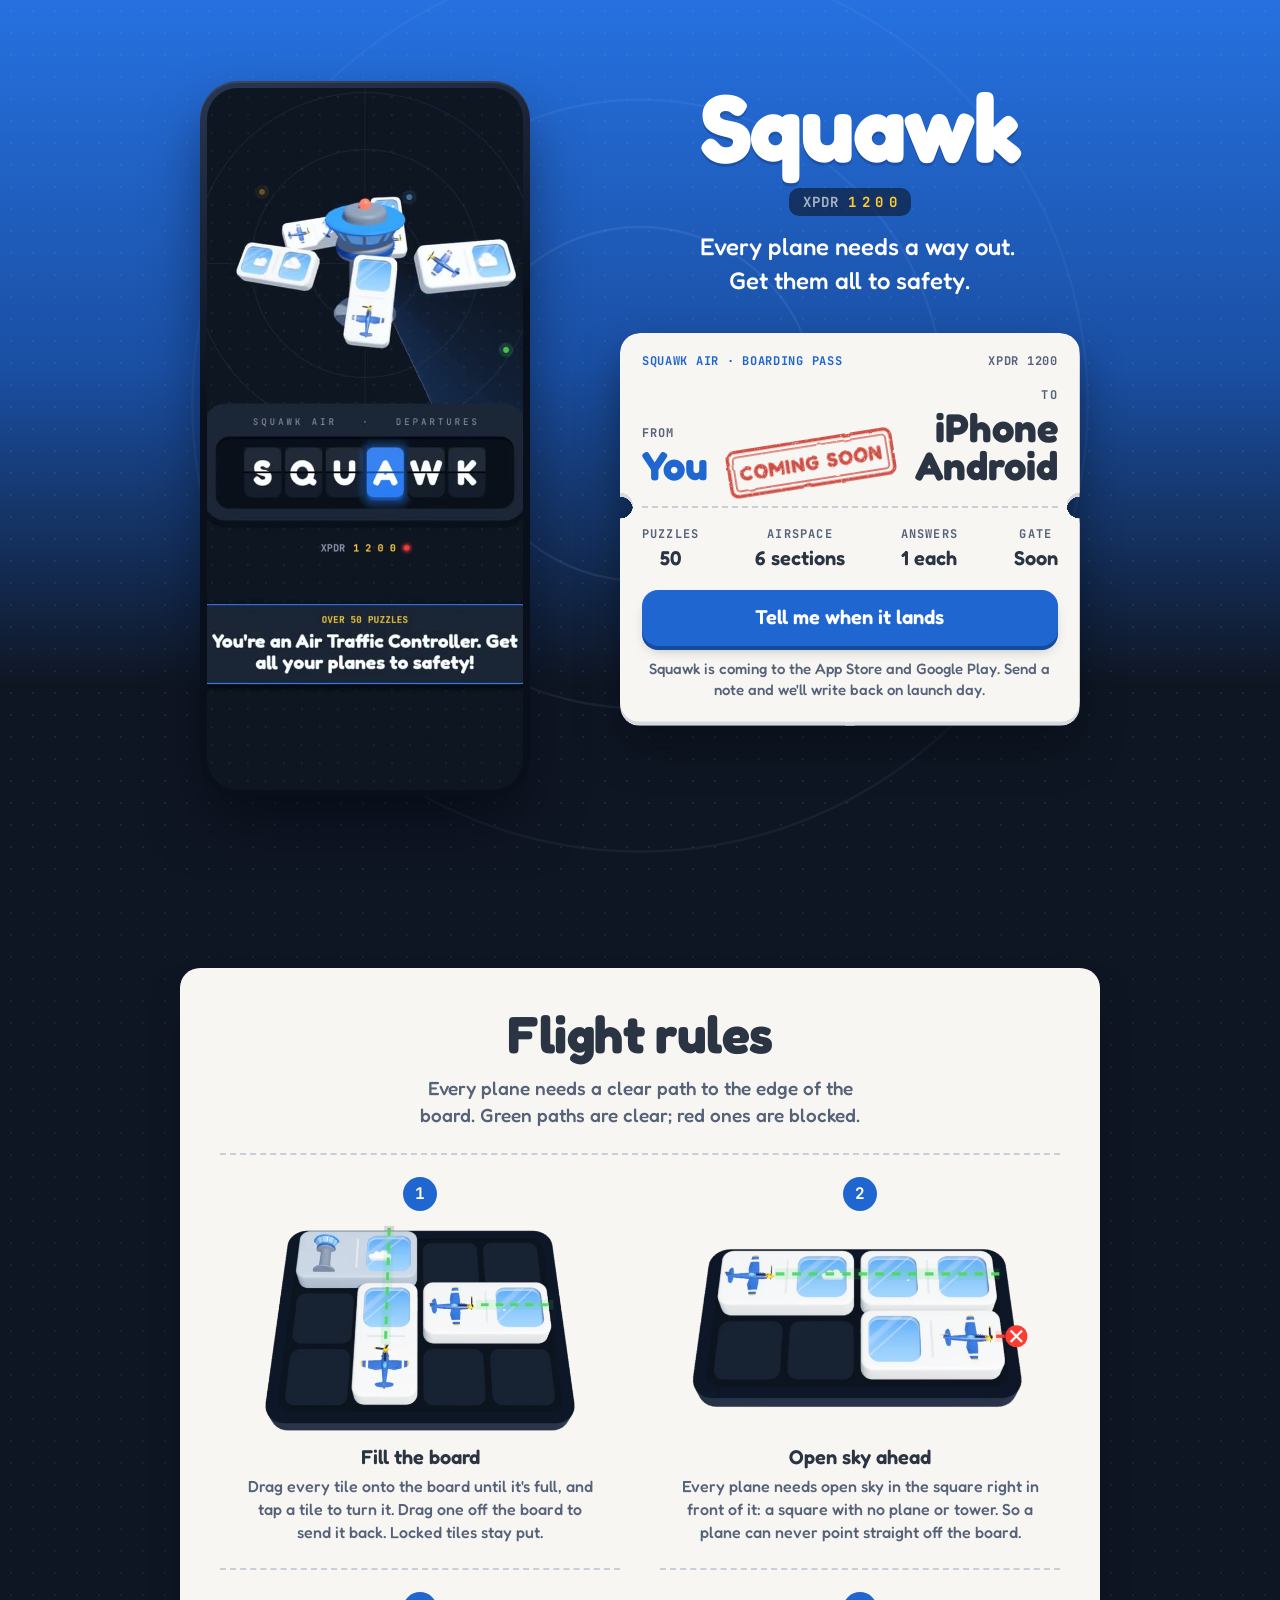
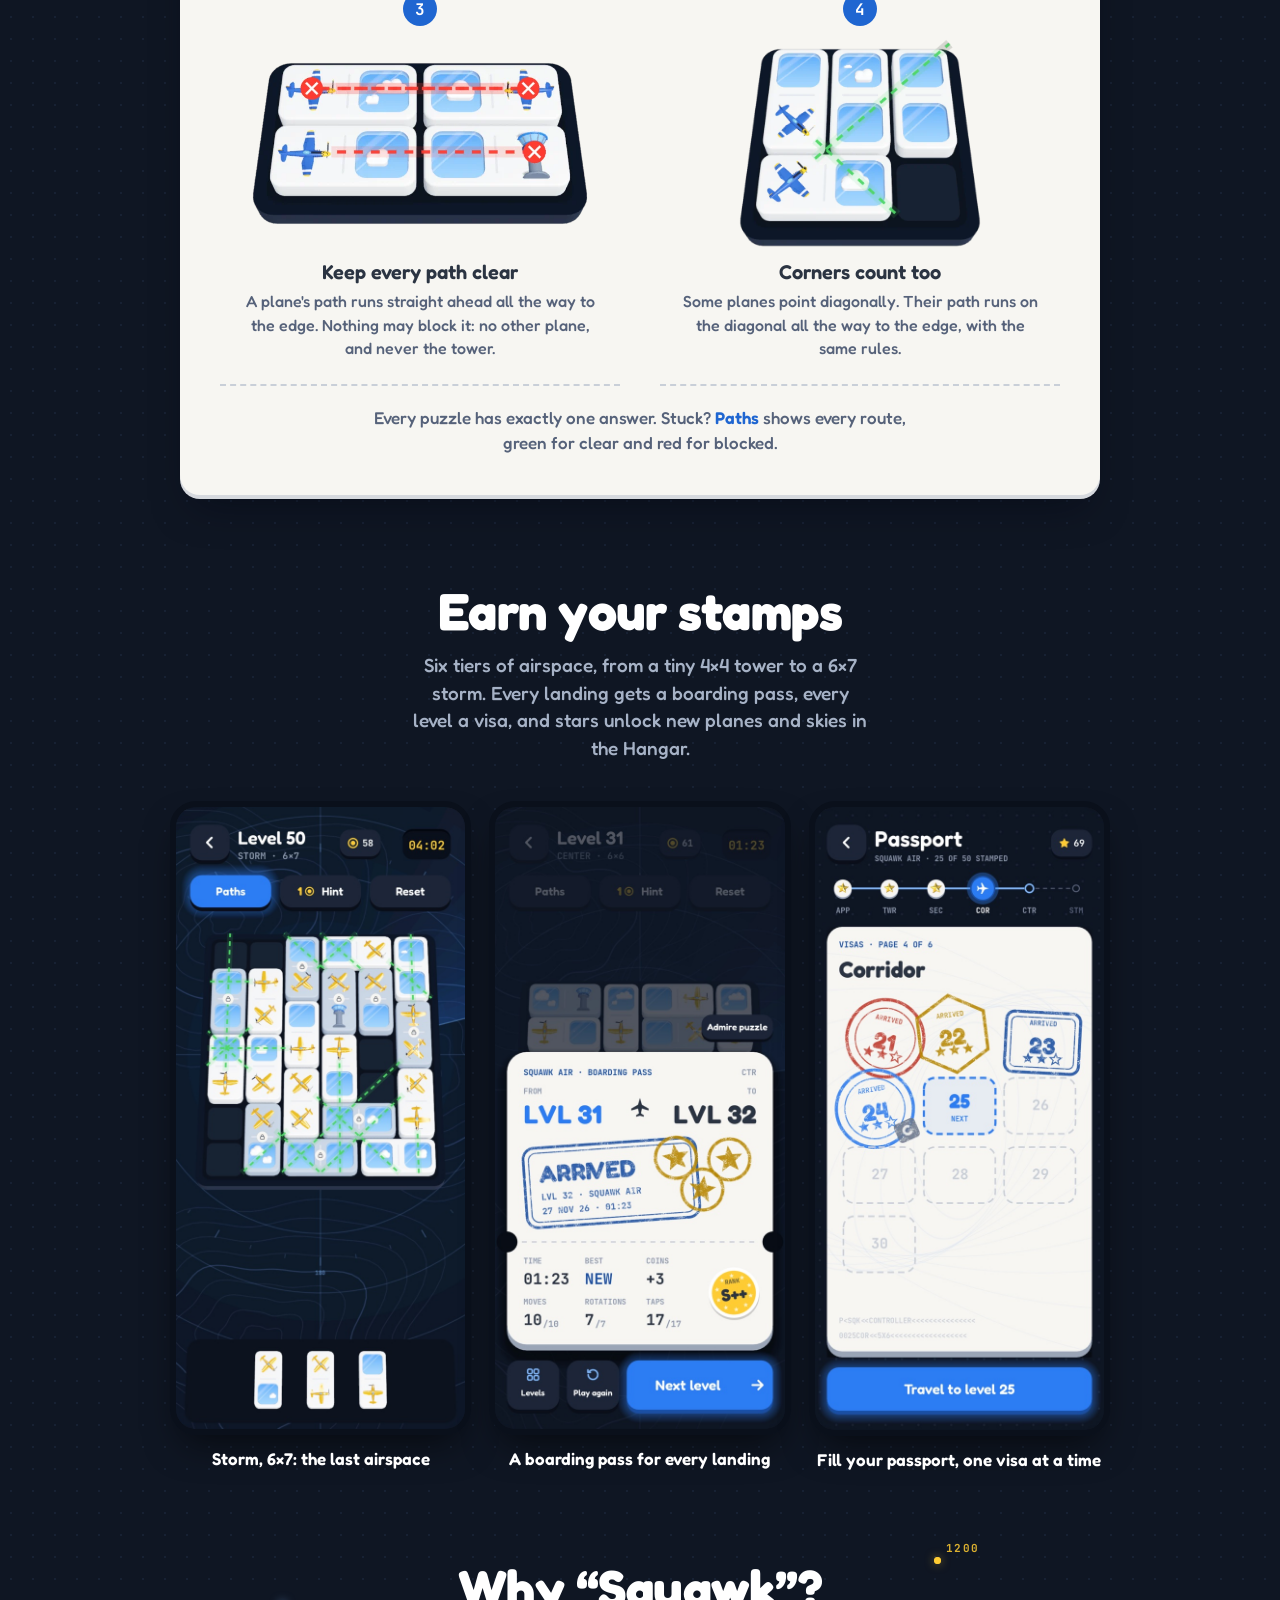
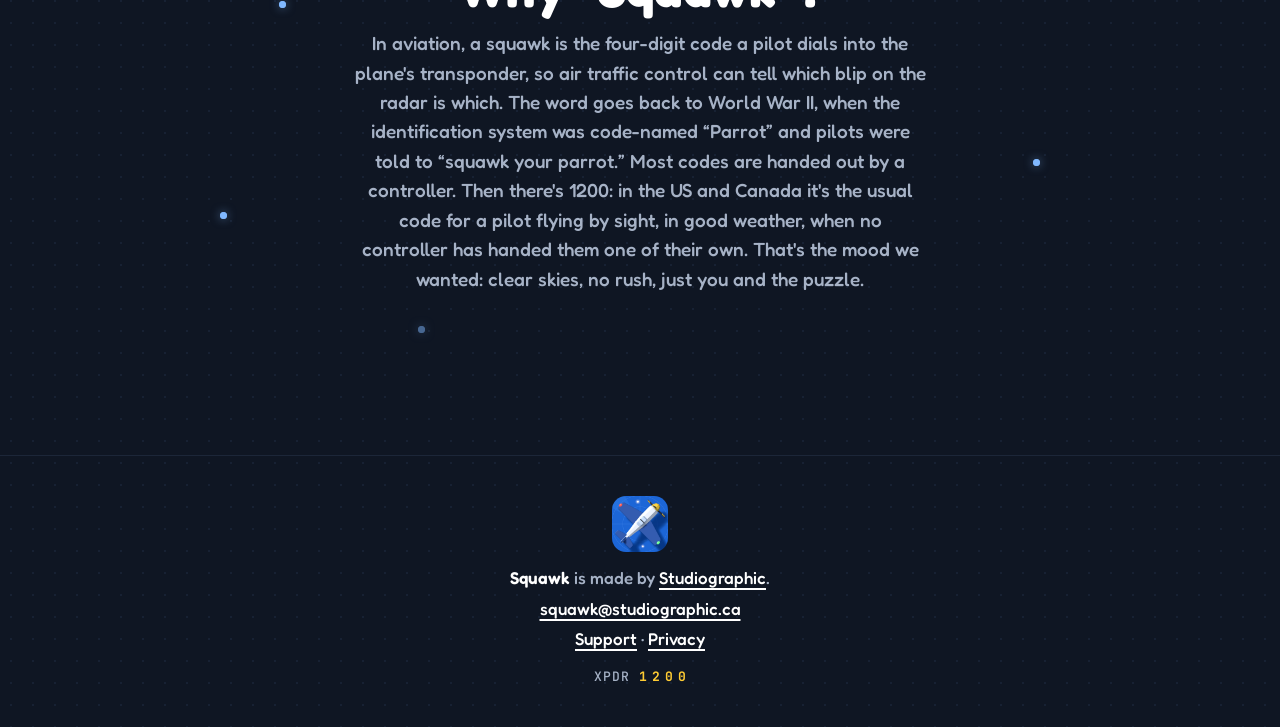
<file: index.html>
<!doctype html>
<html lang="en">
<head>
<meta charset="utf-8">
<meta name="viewport" content="width=device-width, initial-scale=1, viewport-fit=cover">
<title>Squawk · A calm logic puzzle about air traffic</title>
<meta name="description" content="You're the air traffic controller. Fit domino tiles onto the board so every plane has a clear path to the edge. 50 puzzles, each with exactly one answer. Coming soon to iPhone and Android.">
<meta name="theme-color" content="#2671e0">
<meta property="og:title" content="Squawk · Clear the skies">
<meta property="og:description" content="A calm logic puzzle about air traffic. Coming soon to iPhone and Android.">
<meta property="og:image" content="https://squawk.studiographic.ca/media/og.jpg">
<meta property="og:url" content="https://squawk.studiographic.ca/">
<meta name="twitter:card" content="summary_large_image">
<link rel="icon" type="image/png" href="media/favicon.png">
<link rel="apple-touch-icon" href="media/apple-touch-icon.png">
<link rel="preload" href="fonts/Fredoka.ttf" as="font" type="font/ttf" crossorigin>
<link rel="stylesheet" href="style.css?v=19">
<script src="app.js" defer></script>
<!-- Google Analytics (one property for studiographic.ca and its subdomains) -->
<script async src="https://www.googletagmanager.com/gtag/js?id=G-8T5HVX3NTQ"></script>
<script>
  window.dataLayer = window.dataLayer || [];
  function gtag(){dataLayer.push(arguments);}
  gtag('js', new Date());
  gtag('config', 'G-8T5HVX3NTQ');
</script>
</head>
<body>
<svg width="0" height="0" style="position:absolute" aria-hidden="true">
  <symbol id="plane" viewBox="0 0 24 24"><path d="M12 1.6c.9 0 1.4.9 1.4 2.2v5.1l8 4.6v2.2l-8-2.4v4.9l2.4 1.8v1.8L12 21l-3.8.8V20l2.4-1.8v-4.9l-8 2.4v-2.2l8-4.6V3.8c0-1.3.5-2.2 1.4-2.2z"/></symbol>
</svg>

<main>
  <section class="hero" aria-labelledby="title">
    <div class="hero-copy">
      <h1 id="title">Squawk</h1>
      <p class="xpdr" aria-label="Transponder 1200"><span class="xpdr-k">XPDR</span><span class="xpdr-code">1200</span></p>
      <p class="lede"><span class="nw">Every plane needs a way out.</span> <span class="nw">Get them all to safety.</span></p>
    </div>

    <figure class="phone">
      <video class="phone-screen" src="media/preview.mp4?v=3" poster="media/poster.jpg?v=3" width="592" height="1284" autoplay muted loop playsinline preload="metadata" aria-label="Squawk being played: tiles dragged onto the board until every plane has a clear path"></video>
    </figure>

    <div class="ticket-wrap" data-impeccable-ignore="hard-offset-shadow">
    <article class="ticket" aria-labelledby="ticket-title">
      <header class="ticket-head">
        <h2 id="ticket-title">Squawk Air · Boarding pass</h2>
        <span>XPDR 1200</span>
      </header>

      <div class="route">
        <div>
          <span class="k">From</span>
          <b class="city">You</b>
        </div>
        <div class="route-mid">
          <svg class="route-plane" aria-hidden="true"><use href="#plane"/></svg>
          <p class="stamp" aria-hidden="true">
            <svg viewBox="0 0 232 70" width="232" height="70">
              <defs>
                <filter id="ink" x="-5%" y="-10%" width="110%" height="120%">
                  <feTurbulence type="fractalNoise" baseFrequency="0.85" numOctaves="2" seed="4" result="speck"/>
                  <feColorMatrix in="speck" type="matrix" values="0 0 0 0 0  0 0 0 0 0  0 0 0 0 0  0 0 0 -4.5 3.9" result="holes"/>
                  <feTurbulence type="fractalNoise" baseFrequency="0.05" numOctaves="2" seed="9" result="rough"/>
                  <feDisplacementMap in="SourceGraphic" in2="rough" scale="3.5" xChannelSelector="R" yChannelSelector="G" result="wobble"/>
                  <feTurbulence type="fractalNoise" baseFrequency="0.012" numOctaves="1" seed="2" result="pressure"/>
                  <feColorMatrix in="pressure" type="matrix" values="0 0 0 0 0  0 0 0 0 0  0 0 0 0 0  0 0 0 1.2 0.6" result="weight"/>
                  <feComposite in="wobble" in2="holes" operator="in" result="speckled"/>
                  <feComposite in="speckled" in2="weight" operator="in"/>
                </filter>
              </defs>
              <g filter="url(#ink)" fill="none" stroke="#c8352c">
                <rect x="5" y="5" width="222" height="60" rx="9" stroke-width="4.5"/>
                <rect x="12" y="12" width="208" height="46" rx="5" stroke-width="1.8"/>
                <text x="116" y="45" text-anchor="middle" fill="#c8352c" stroke="none" font-family="Fredoka, sans-serif" font-weight="700" font-size="27" letter-spacing="1.5">COMING SOON</text>
              </g>
            </svg>
          </p>
        </div>
        <div class="to">
          <span class="k">To</span>
          <b class="city">iPhone<br>Android</b>
        </div>
      </div>

      <dl class="facts">
        <div><dt>Puzzles</dt><dd>50</dd></div>
        <div><dt>Airspace</dt><dd>6 sections</dd></div>
        <div><dt>Answers</dt><dd>1 each</dd></div>
        <div><dt>Gate</dt><dd>Soon</dd></div>
      </dl>

      <div class="stub">
        <a class="board-btn" data-impeccable-ignore="hard-offset-shadow" href="mailto:squawk@studiographic.ca?subject=Tell%20me%20when%20Squawk%20lands">Tell me when it lands</a>
        <p>Squawk is coming to the App Store and Google Play. Send a note and we'll write back on launch day.</p>
      </div>
    </article>
    </div>
  </section>

  <section class="rules" aria-labelledby="rules-title">
    <div class="rules-card" data-impeccable-ignore="hard-offset-shadow cramped-padding">
    <header class="rules-head">
      <h2 id="rules-title">Flight rules</h2>
    </header>
    <p class="rules-lede">Every plane needs a clear path to the edge of the board. Green paths are clear; red ones are blocked.</p>
    <ol>
      <li>
        <img src="media/howto1.webp?v=2" width="600" height="402" loading="lazy" alt="A small board with three dominoes placed: a locked tower tile, and two planes whose paths run green to the edge">
        <div><h3>Fill the board</h3><p>Drag every tile onto the board until it's full, and tap a tile to turn it. Drag one off the board to send it back. Locked tiles stay put.</p></div>
      </li>
      <li>
        <img src="media/howto2.webp?v=2" width="600" height="290" loading="lazy" alt="One plane with open sky ahead and a green path; another at the board's edge pointing straight off it, marked with a red cross">
        <div><h3>Open sky ahead</h3><p>Every plane needs open sky in the square right in front of it: a square with no plane or tower. So a plane can never point straight off the board.</p></div>
      </li>
      <li>
        <img src="media/howto3.webp?v=2" width="600" height="295" loading="lazy" alt="Two planes facing each other with red paths and crosses, and a plane whose path runs into the tower">
        <div><h3>Keep every path clear</h3><p>A plane's path runs straight ahead all the way to the edge. Nothing may block it: no other plane, and never the tower.</p></div>
      </li>
      <li>
        <img src="media/howto4.webp?v=2" width="600" height="515" loading="lazy" alt="Two planes pointing diagonally, their green paths crossing the board corner to corner">
        <div><h3>Corners count too</h3><p>Some planes point diagonally. Their path runs on the diagonal all the way to the edge, with the same rules.</p></div>
      </li>
    </ol>
    <p class="rules-foot">Every puzzle has exactly one answer. Stuck? <b>Paths</b> shows every route, green for clear and red for blocked.</p>
    </div>
  </section>

  <section class="screens" aria-labelledby="screens-title">
    <h2 id="screens-title">Earn your stamps</h2>
    <p class="screens-lede">Six tiers of airspace, from a tiny 4×4 tower to a 6×7 storm. Every landing gets a boarding pass, every level a visa, and stars unlock new planes and skies in the Hangar.</p>
    <ul>
      <li>
        <img src="media/03_storm.jpg?v=2" width="600" height="1290" loading="lazy" alt="Level 50, Storm, a full 6 by 7 board with every path shown in green">
        <p>Storm, 6×7: the last airspace</p>
      </li>
      <li>
        <img src="media/04_win.jpg?v=2" width="600" height="1290" loading="lazy" alt="A boarding pass stamped Arrived with three gold stars and a rank of S++">
        <p>A boarding pass for every landing</p>
      </li>
      <li>
        <img src="media/05_passport.jpg?v=2" width="600" height="1290" loading="lazy" alt="The passport open at the Corridor page, with visa stamps for the levels flown so far">
        <p>Fill your passport, one visa at a time</p>
      </li>
    </ul>
  </section>
  <section class="why" aria-labelledby="why-title">
    <div class="why-blips" aria-hidden="true">
      <span class="blip" data-impeccable-ignore="dark-glow" style="--x:9%;--y:3%;--xw:14%;--yw:22%;--d:0s"></span>
      <span class="blip blip-gold" data-impeccable-ignore="dark-glow" style="--x:84%;--y:5%;--xw:80%;--yw:12%;--d:1.2s"><span class="blip-tag">1200</span></span>
      <span class="blip" data-impeccable-ignore="dark-glow" style="--x:20%;--y:97%;--xw:8%;--yw:70%;--d:2.1s"></span>
      <span class="blip" data-impeccable-ignore="dark-glow" style="--x:70%;--y:99%;--xw:90%;--yw:58%;--d:0.6s"></span>
      <span class="blip blip-faint" data-impeccable-ignore="dark-glow" style="--x:46%;--y:2%;--xw:28%;--yw:96%;--d:2.8s"></span>
    </div>
    <h2 id="why-title">Why &ldquo;Squawk&rdquo;?</h2>
    <p class="why-text">In aviation, a squawk is the four-digit code a pilot dials into the plane's transponder, so air traffic control can tell which blip on the radar is which. The word goes back to World War&nbsp;II, when the identification system was code-named &ldquo;Parrot&rdquo; and pilots were told to &ldquo;squawk your parrot.&rdquo; Most codes are handed out by a controller. Then there's 1200: in the US and Canada it's the usual code for a pilot flying by sight, in good weather, when no controller has handed them one of their own. That's the mood we wanted: clear skies, no rush, just you and the&nbsp;puzzle.</p>
  </section>
</main>

<footer class="foot">
  <img src="media/icon-192.png" width="56" height="56" alt="">
  <p><b>Squawk</b> is made by <a href="https://studiographic.ca/">Studiographic</a>.</p>
  <p><a href="mailto:squawk@studiographic.ca">squawk@studiographic.ca</a></p>
  <p><a href="support/">Support</a> · <a href="privacy/">Privacy</a></p>
  <p class="foot-xpdr" aria-label="Transponder 1200">XPDR <span>1200</span></p>
</footer>
</body>
</html>
</file>
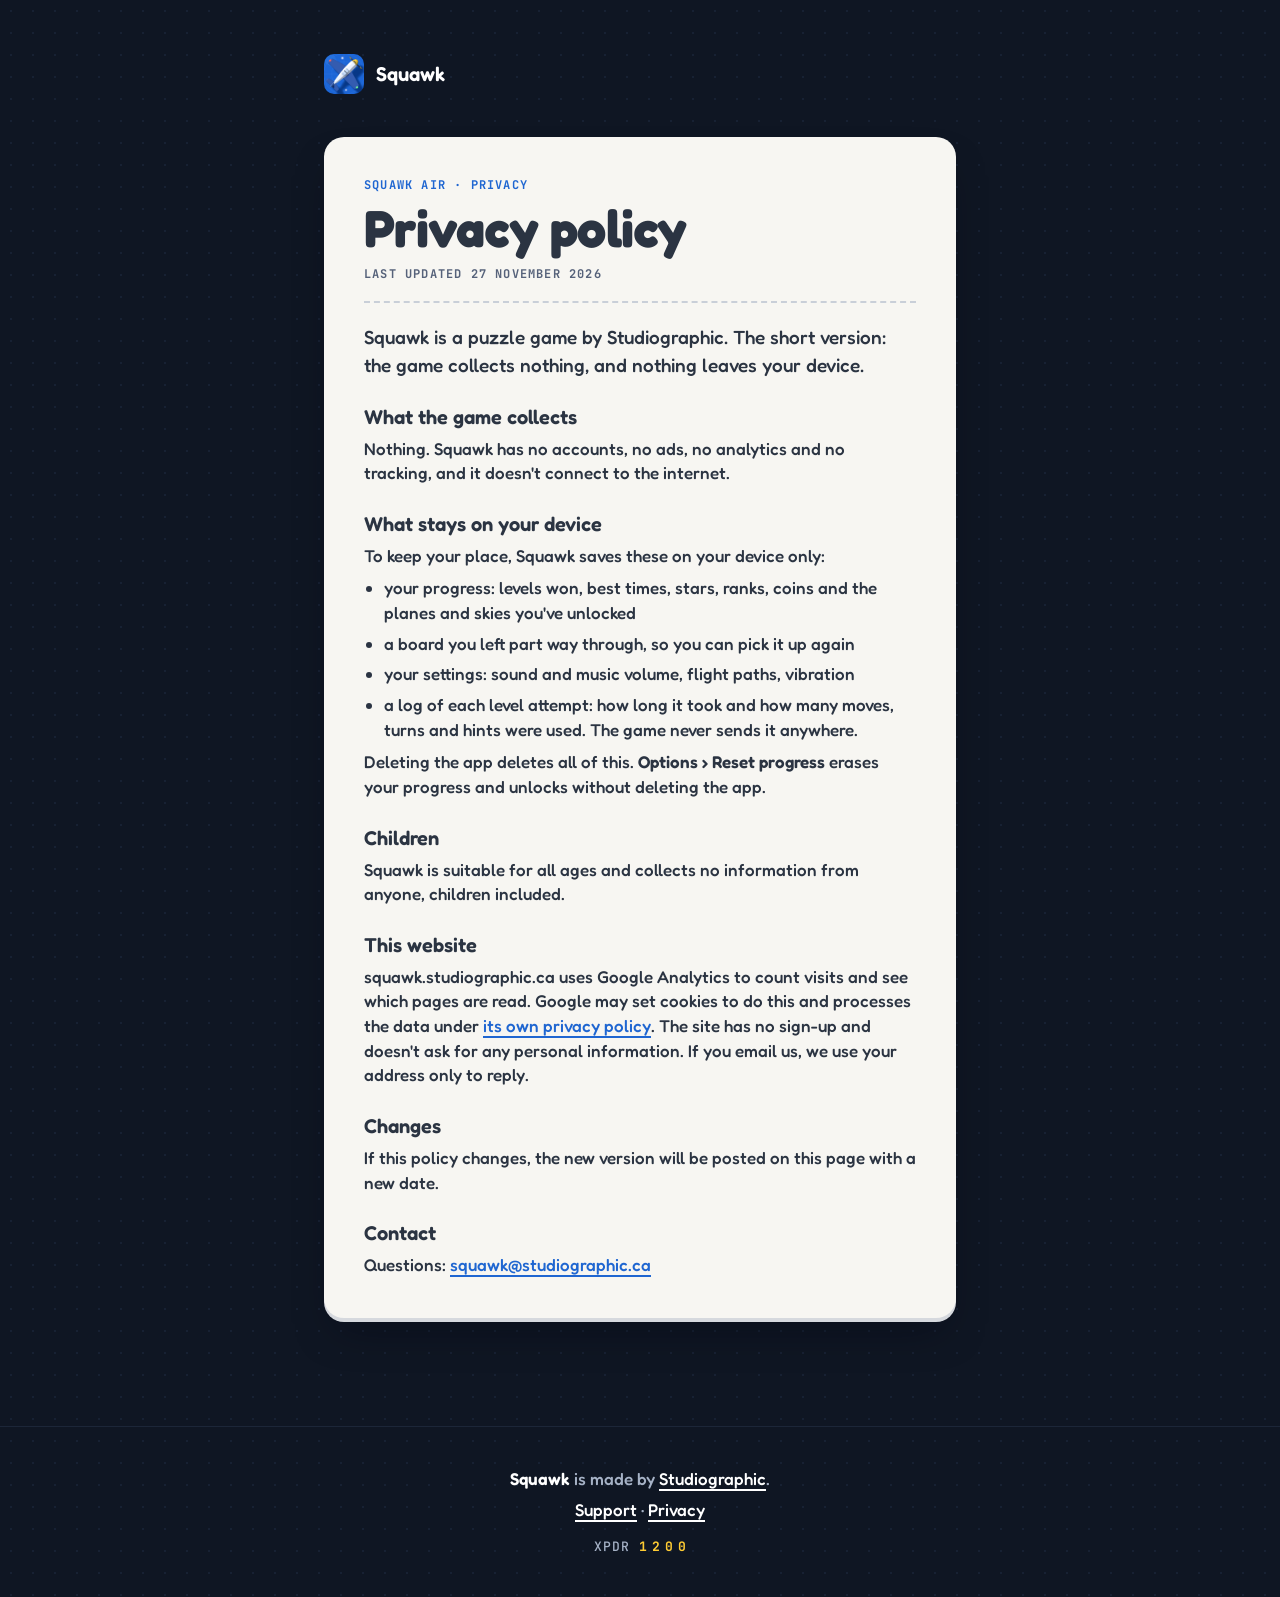
<file: privacy/index.html>
<!doctype html>
<html lang="en">
<head>
<meta charset="utf-8">
<meta name="viewport" content="width=device-width, initial-scale=1, viewport-fit=cover">
<title>Privacy · Squawk</title>
<meta name="description" content="Squawk's privacy policy. The game collects nothing: no accounts, no ads, no analytics, and your progress never leaves your device.">
<meta name="theme-color" content="#0f1623">
<link rel="icon" type="image/png" href="../media/favicon.png">
<link rel="apple-touch-icon" href="../media/apple-touch-icon.png">
<link rel="preload" href="../fonts/Fredoka.ttf" as="font" type="font/ttf" crossorigin>
<link rel="stylesheet" href="../style.css?v=19">
<!-- Google Analytics (one property for studiographic.ca and its subdomains) -->
<script async src="https://www.googletagmanager.com/gtag/js?id=G-8T5HVX3NTQ"></script>
<script>
  window.dataLayer = window.dataLayer || [];
  function gtag(){dataLayer.push(arguments);}
  gtag('js', new Date());
  gtag('config', 'G-8T5HVX3NTQ');
</script>
</head>
<body>
<main class="doc">
  <a class="doc-back" href="../"><img src="../media/icon-192.png" width="40" height="40" alt=""><span>Squawk</span></a>

  <article class="doc-card" aria-labelledby="doc-title">
    <header class="doc-head">
      <p class="doc-kicker">Squawk Air · Privacy</p>
      <h1 id="doc-title">Privacy policy</h1>
      <p class="doc-date">Last updated 27 November 2026</p>
    </header>

    <p class="doc-lede">Squawk is a puzzle game by Studiographic. The short version: the game collects nothing, and nothing leaves your device.</p>

    <section>
      <h2>What the game collects</h2>
      <p>Nothing. Squawk has no accounts, no ads, no analytics and no tracking, and it doesn't connect to the internet.</p>
    </section>

    <section>
      <h2>What stays on your device</h2>
      <p>To keep your place, Squawk saves these on your device only:</p>
      <ul>
        <li>your progress: levels won, best times, stars, ranks, coins and the planes and skies you've unlocked</li>
        <li>a board you left part way through, so you can pick it up again</li>
        <li>your settings: sound and music volume, flight paths, vibration</li>
        <li>a log of each level attempt: how long it took and how many moves, turns and hints were used. The game never sends it anywhere.</li>
      </ul>
      <p>Deleting the app deletes all of this. <b>Options › Reset progress</b> erases your progress and unlocks without deleting the app.</p>
    </section>

    <section>
      <h2>Children</h2>
      <p>Squawk is suitable for all ages and collects no information from anyone, children included.</p>
    </section>

    <section>
      <h2>This website</h2>
      <p>squawk.studiographic.ca uses Google Analytics to count visits and see which pages are read. Google may set cookies to do this and processes the data under <a href="https://policies.google.com/privacy">its own privacy policy</a>. The site has no sign-up and doesn't ask for any personal information. If you email us, we use your address only to reply.</p>
    </section>

    <section>
      <h2>Changes</h2>
      <p>If this policy changes, the new version will be posted on this page with a new date.</p>
    </section>

    <section>
      <h2>Contact</h2>
      <p>Questions: <a href="mailto:squawk@studiographic.ca">squawk@studiographic.ca</a></p>
    </section>
  </article>
</main>

<footer class="foot">
  <p><b>Squawk</b> is made by <a href="https://studiographic.ca/">Studiographic</a>.</p>
  <p><a href="../support/">Support</a> · <a href="../privacy/">Privacy</a></p>
  <p class="foot-xpdr" aria-label="Transponder 1200">XPDR <span>1200</span></p>
</footer>
</body>
</html>
</file>
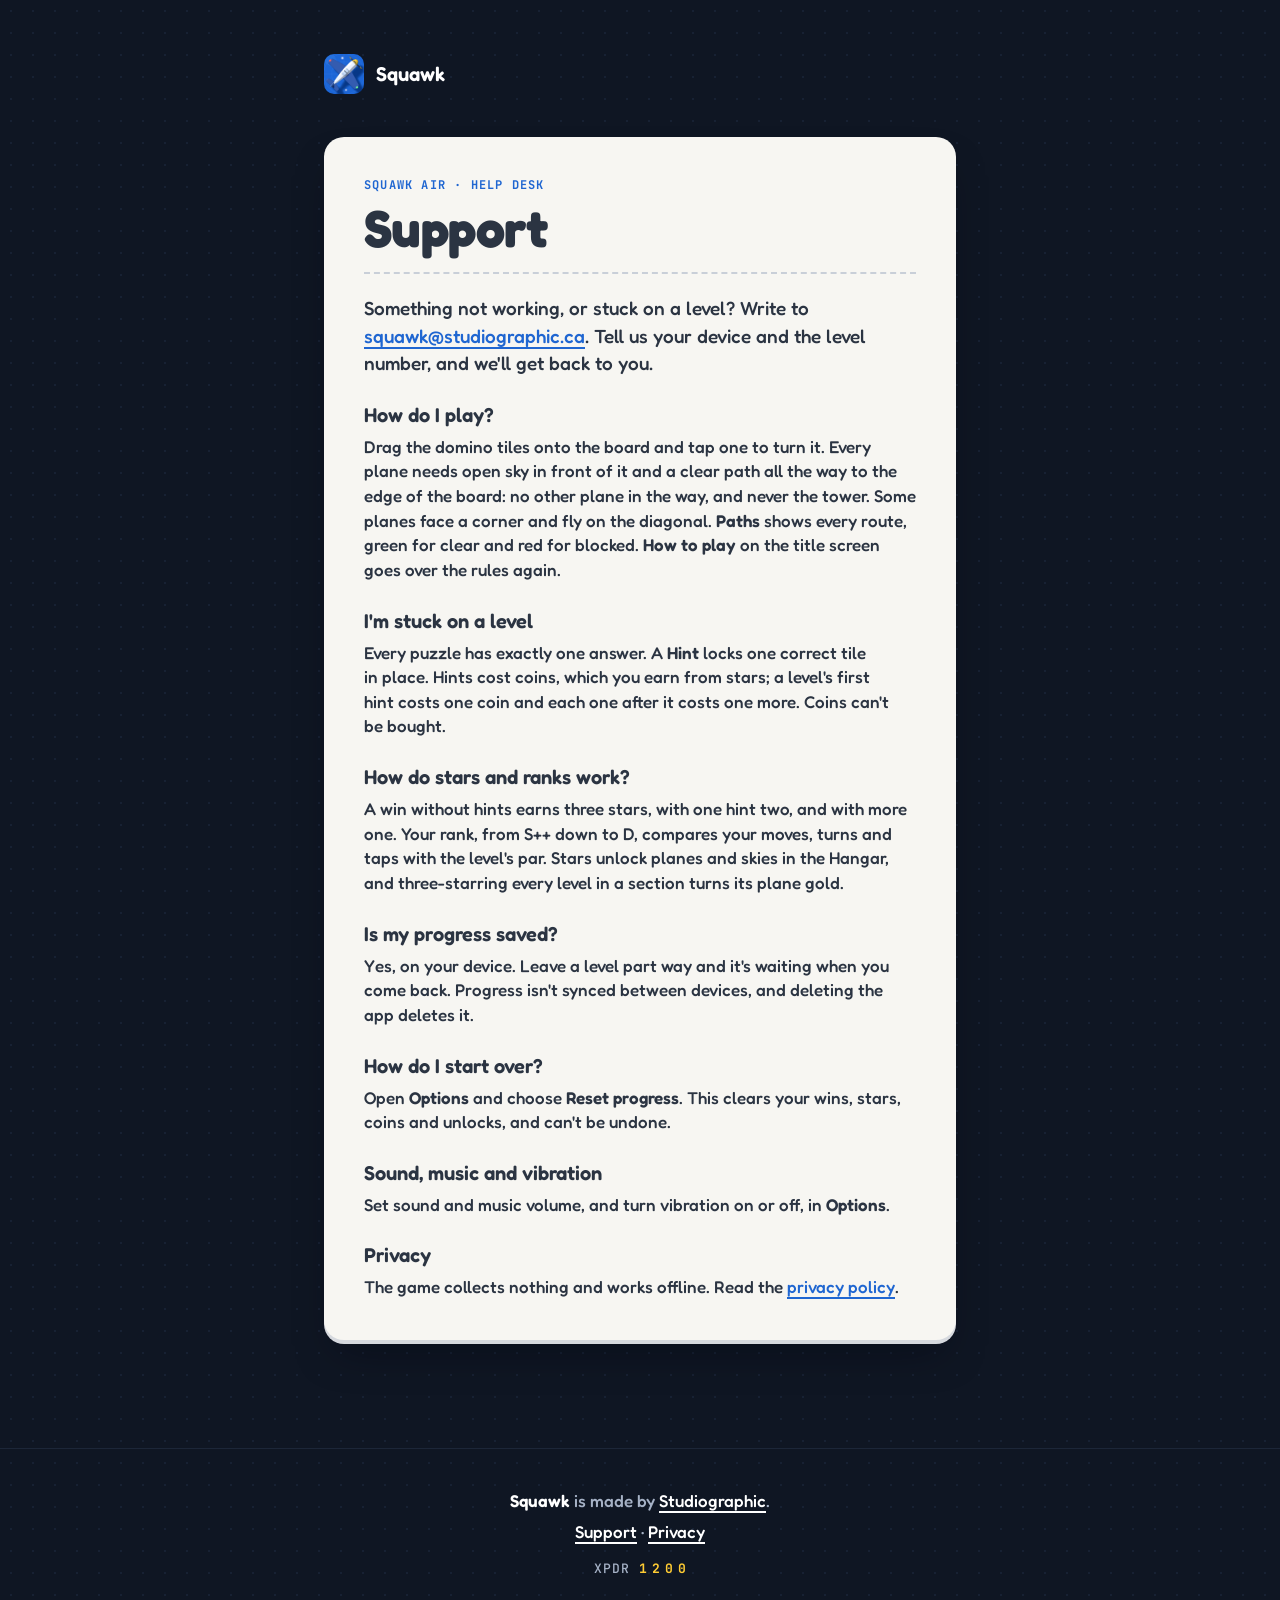
<file: support/index.html>
<!doctype html>
<html lang="en">
<head>
<meta charset="utf-8">
<meta name="viewport" content="width=device-width, initial-scale=1, viewport-fit=cover">
<title>Support · Squawk</title>
<meta name="description" content="Help with Squawk: how to play, hints, saving your progress, and how to reach us.">
<meta name="theme-color" content="#0f1623">
<link rel="icon" type="image/png" href="../media/favicon.png">
<link rel="apple-touch-icon" href="../media/apple-touch-icon.png">
<link rel="preload" href="../fonts/Fredoka.ttf" as="font" type="font/ttf" crossorigin>
<link rel="stylesheet" href="../style.css?v=19">
<!-- Google Analytics (one property for studiographic.ca and its subdomains) -->
<script async src="https://www.googletagmanager.com/gtag/js?id=G-8T5HVX3NTQ"></script>
<script>
  window.dataLayer = window.dataLayer || [];
  function gtag(){dataLayer.push(arguments);}
  gtag('js', new Date());
  gtag('config', 'G-8T5HVX3NTQ');
</script>
</head>
<body>
<main class="doc">
  <a class="doc-back" href="../"><img src="../media/icon-192.png" width="40" height="40" alt=""><span>Squawk</span></a>

  <article class="doc-card" aria-labelledby="doc-title">
    <header class="doc-head">
      <p class="doc-kicker">Squawk Air · Help desk</p>
      <h1 id="doc-title">Support</h1>
    </header>

    <p class="doc-lede">Something not working, or stuck on a level? Write to <a href="mailto:squawk@studiographic.ca?subject=Squawk%20support">squawk@studiographic.ca</a>. Tell us your device and the level number, and we'll get back to you.</p>

    <section>
      <h2>How do I play?</h2>
      <p>Drag the domino tiles onto the board and tap one to turn it. Every plane needs open sky in front of it and a clear path all the way to the edge of the board: no other plane in the way, and never the tower. Some planes face a corner and fly on the diagonal. <b>Paths</b> shows every route, green for clear and red for blocked. <b>How to play</b> on the title screen goes over the rules again.</p>
    </section>

    <section>
      <h2>I'm stuck on a level</h2>
      <p>Every puzzle has exactly one answer. A <b>Hint</b> locks one correct tile in place. Hints cost coins, which you earn from stars; a level's first hint costs one coin and each one after it costs one more. Coins can't be bought.</p>
    </section>

    <section>
      <h2>How do stars and ranks work?</h2>
      <p>A win without hints earns three stars, with one hint two, and with more one. Your rank, from S++ down to D, compares your moves, turns and taps with the level's par. Stars unlock planes and skies in the Hangar, and three-starring every level in a section turns its plane gold.</p>
    </section>

    <section>
      <h2>Is my progress saved?</h2>
      <p>Yes, on your device. Leave a level part way and it's waiting when you come back. Progress isn't synced between devices, and deleting the app deletes it.</p>
    </section>

    <section>
      <h2>How do I start over?</h2>
      <p>Open <b>Options</b> and choose <b>Reset progress</b>. This clears your wins, stars, coins and unlocks, and can't be undone.</p>
    </section>

    <section>
      <h2>Sound, music and vibration</h2>
      <p>Set sound and music volume, and turn vibration on or off, in <b>Options</b>.</p>
    </section>

    <section>
      <h2>Privacy</h2>
      <p>The game collects nothing and works offline. Read the <a href="../privacy/">privacy policy</a>.</p>
    </section>
  </article>
</main>

<footer class="foot">
  <p><b>Squawk</b> is made by <a href="https://studiographic.ca/">Studiographic</a>.</p>
  <p><a href="../support/">Support</a> · <a href="../privacy/">Privacy</a></p>
  <p class="foot-xpdr" aria-label="Transponder 1200">XPDR <span>1200</span></p>
</footer>
</body>
</html>
</file>
<file: style.css>
@font-face {
  font-family: "Fredoka";
  src: url("fonts/Fredoka.ttf") format("truetype");
  font-weight: 300 700;
  font-display: swap;
}
@font-face {
  font-family: "JetBrains Mono";
  src: url("fonts/JetBrainsMono.ttf") format("truetype");
  font-weight: 100 800;
  font-display: swap;
}

:root {
  --sky: #2671e0;
  --sky-glow: #3b8af7;
  --deep: #1a4fa3;
  --night: #0f1623;
  --night-deep: #0a101b;
  --slab: #1c2638;
  --ivory: #f7f6f2;
  --ivory-edge: #d6d9de;
  --paper-ink: #2b3442;
  --paper-dim: #56627a;
  --paper-line: #c9cfd8;
  --blue-ink: #1f66d1;
  --text: #ffffff;
  --text-dim: #a6b2c6;
  --gold: #ffcc33;
  --stamp-red: #c8352c;

  --word: "Fredoka", ui-rounded, system-ui, sans-serif;
  --code: "JetBrains Mono", ui-monospace, monospace;
  --ease: cubic-bezier(0.16, 1, 0.3, 1);
  --gutter: clamp(18px, 5vw, 64px);
  color-scheme: dark;
}

* { box-sizing: border-box; }
html { -webkit-text-size-adjust: 100%; scrollbar-color: var(--slab) var(--night); }
body {
  margin: 0;
  font-family: var(--word);
  font-weight: 500;
  font-size: 1.0625rem;
  line-height: 1.45;
  color: var(--text);
  background:
    radial-gradient(rgba(128, 184, 255, 0.07) 1.4px, transparent 1.5px) 0 0 / 22px 22px,
    var(--night);
}
::selection { background: var(--gold); color: var(--night); }
h1, h2, h3, p, dl, dd, ol, ul, figure { margin: 0; padding: 0; }
img, video { display: block; max-width: 100%; height: auto; }
a { color: inherit; text-underline-offset: 0.22em; text-decoration-thickness: 1.5px; }
a:focus-visible { outline: 3px solid var(--gold); outline-offset: 4px; border-radius: 6px; }

/* ---------- Hero: sky over the radar, phone, ticket ---------- */

.hero {
  position: relative;
  display: grid;
  justify-items: center;
  padding: clamp(40px, 7vh, 72px) var(--gutter) clamp(56px, 9vh, 96px);
  background:
    radial-gradient(circle at 50% 46%, transparent 0 22%, rgba(160, 200, 255, 0.10) 22.1% 22.3%, transparent 22.4% 38%, rgba(160, 200, 255, 0.08) 38.1% 38.3%, transparent 38.4% 56%, rgba(160, 200, 255, 0.06) 56.1% 56.3%, transparent 56.4%),
    radial-gradient(rgba(128, 184, 255, 0.10) 1.4px, transparent 1.5px) 0 0 / 22px 22px,
    linear-gradient(180deg, var(--sky) 0%, var(--deep) 42%, var(--night) 78%);
  overflow: hidden;
}

.hero-copy { text-align: center; max-width: 30ch; }
h1 {
  font-size: clamp(3.75rem, 2.6rem + 5vw, 6rem);
  font-weight: 700;
  line-height: 0.95;
  letter-spacing: -0.02em;
  text-shadow: 0 3px 0 rgba(10, 30, 80, 0.25);
}
.lede {
  margin-top: 14px;
  font-size: clamp(1.25rem, 1.1rem + 0.6vw, 1.5rem);
  font-weight: 500;
  line-height: 1.4;
  text-wrap: balance;
}

.phone {
  margin-top: clamp(28px, 5vh, 44px);
  width: min(270px, 68vw);
  aspect-ratio: 592 / 1284;
  padding: 7px;
  border-radius: 38px;
  background: linear-gradient(160deg, #2a3650, var(--night-deep) 40%);
  box-shadow: 0 2px 0 rgba(255, 255, 255, 0.08) inset, 0 30px 60px -10px rgba(2, 6, 16, 0.6);
}
.phone-screen {
  width: 100%;
  height: 100%;
  object-fit: cover;
  border-radius: 31px;
  background: var(--night);
}

/* The ticket: the same Squawk Air boarding pass the game hands you after a win */
.ticket-wrap {
  position: relative;
  z-index: 1;
  width: min(100%, 460px);
  margin-top: clamp(32px, 5vh, 44px);
  filter: drop-shadow(0 4px 0 var(--ivory-edge)) drop-shadow(0 22px 22px rgba(2, 6, 16, 0.45));
}
.ticket {
  --notch-y: 62%;
  position: relative;
  padding: 20px 22px 22px;
  color: var(--paper-ink);
  background: var(--ivory);
  border-radius: 20px;
  -webkit-mask: radial-gradient(circle 13px at 0 var(--notch-y), transparent 98%, #000) left / 51% 100% no-repeat,
                radial-gradient(circle 13px at 100% var(--notch-y), transparent 98%, #000) right / 51% 100% no-repeat;
          mask: radial-gradient(circle 13px at 0 var(--notch-y), transparent 98%, #000) left / 51% 100% no-repeat,
                radial-gradient(circle 13px at 100% var(--notch-y), transparent 98%, #000) right / 51% 100% no-repeat;
}
.ticket-head {
  display: flex;
  justify-content: space-between;
  gap: 12px;
  white-space: nowrap;
  font-family: var(--code);
  font-size: 0.75rem;
  font-weight: 700;
  letter-spacing: 0.06em;
  text-transform: uppercase;
  color: var(--blue-ink);
}
.ticket-head h2 { font: inherit; }
.ticket-head span { color: var(--paper-dim); }

.route {
  display: grid;
  grid-template-columns: auto 1fr auto;
  align-items: end;
  gap: 12px;
  margin-top: 16px;
}
.k, .facts dt {
  display: block;
  font-family: var(--code);
  font-size: 0.75rem;
  font-weight: 700;
  letter-spacing: 0.1em;
  text-transform: uppercase;
  color: var(--paper-dim);
}
.city {
  display: block;
  margin-top: 4px;
  font-size: clamp(2rem, 1.6rem + 1.6vw, 2.5rem);
  font-weight: 700;
  line-height: 0.95;
  color: var(--blue-ink);
}
.to { text-align: right; }
.to .city { color: var(--paper-ink); }
.route-mid {
  position: relative;
  display: grid;
  justify-items: center;
}
.route-plane {
  visibility: hidden; /* the stamp takes the plane's place */
  width: 30px;
  height: 30px;
  margin-bottom: 6px;
  fill: var(--paper-ink);
  transform: rotate(90deg);
}

.stamp {
  position: absolute;
  z-index: 1;
  left: 50%;
  top: calc(100% - 21px);
  translate: -50% -50%;
  pointer-events: none;
}
.stamp svg {
  display: block;
  width: clamp(132px, 36vw, 172px);
  height: auto;
  overflow: visible;
  transform: rotate(-9deg);
  opacity: 0.9;
  mix-blend-mode: multiply;
}

.facts {
  display: grid;
  grid-template-columns: 1fr 1fr;
  gap: 14px 14px;
  margin-top: 22px;
  padding-top: 18px;
  border-top: 2px dashed var(--paper-line);
}
.facts dd {
  margin-top: 2px;
  font-size: 1.25rem;
  font-weight: 600;
  line-height: 1.2;
  color: var(--paper-ink);
}
@media (min-width: 420px) {
  .facts { grid-template-columns: repeat(4, auto); justify-content: space-between; }
}

.stub { margin-top: 20px; }
.board-btn {
  display: flex;
  justify-content: center;
  align-items: center;
  gap: 10px;
  min-height: 56px;
  padding: 12px 20px;
  border-radius: 16px;
  background: var(--blue-ink);
  color: #fff;
  font-size: 1.25rem;
  font-weight: 600;
  text-decoration: none;
  box-shadow: 0 4px 0 #154a9c, 0 8px 14px -6px rgba(15, 22, 35, 0.35);
  transition: transform 220ms var(--ease), box-shadow 220ms var(--ease), background-color 220ms var(--ease);
}
.board-btn:hover { background: #2a73e0; }
.board-btn:active { transform: translateY(3px); box-shadow: 0 1px 0 #154a9c, 0 3px 8px -6px rgba(15, 22, 35, 0.35); }
.board-btn:focus-visible { outline-color: var(--blue-ink); }
.stub p {
  margin-top: 12px;
  font-size: 0.9375rem;
  line-height: 1.4;
  color: var(--paper-dim);
  text-wrap: pretty;
}

/* ---------- Flight rules ---------- */

.rules, .screens, .why {
  padding: clamp(64px, 10vh, 112px) var(--gutter) 0;
  max-width: 1120px;
  margin: 0 auto;
}
.rules h2, .screens h2, .why h2 {
  font-size: clamp(2.25rem, 1.8rem + 2vw, 3.25rem);
  font-weight: 700;
  line-height: 1;
  letter-spacing: -0.01em;
}
.rules-lede, .screens-lede, .why-text {
  margin-top: 14px;
  max-width: 44ch;
  font-size: 1.1875rem;
  color: var(--text-dim);
  text-wrap: pretty;
}

/* The flight rules ride on the same ivory stock as the ticket */
.rules-card {
  max-width: 920px;
  padding: clamp(22px, 4vw, 40px);
  border-radius: 20px;
  background: var(--ivory);
  color: var(--paper-ink);
  box-shadow: 0 4px 0 var(--ivory-edge), 0 22px 40px -16px rgba(2, 6, 16, 0.55);
}
.rules-card { text-align: center; }
.rules-head {
  display: flex;
  justify-content: center;
}
.rules-card .rules-lede { margin-inline: auto; color: var(--paper-dim); }
.rules ol {
  list-style: none;
  counter-reset: rule;
  display: grid;
  margin-top: 24px;
  border-top: 2px dashed var(--paper-line);
}
.rules li {
  counter-increment: rule;
  position: relative;
  display: grid;
  grid-template-rows: auto auto 1fr;
  justify-items: center;
  align-content: start;
  row-gap: 12px;
  padding: 22px 0 24px;
  border-bottom: 2px dashed var(--paper-line);
}
.rules li::before {
  content: counter(rule);
  display: grid;
  place-items: center;
  width: 34px;
  height: 34px;
  border-radius: 50%;
  background: var(--blue-ink);
  color: #fff;
  font-family: var(--code);
  font-weight: 700;
  font-size: 1rem;
}
/* Every board sits in the same size box, so titles line up across a row */
.rules li img {
  width: 100%;
  max-width: 300px;
  height: 180px;
  object-fit: contain;
  object-position: center;
}
.rules li div { max-width: 36ch; }
.rules h3 { font-size: 1.25rem; font-weight: 600; line-height: 1.2; color: var(--paper-ink); }
.rules li p { margin-top: 6px; color: var(--paper-dim); font-size: 1rem; text-wrap: pretty; }
.rules-foot { margin: 20px auto 0; max-width: 56ch; color: var(--paper-dim); }
.rules-foot b { color: var(--blue-ink); font-weight: 600; }

/* ---------- Screens ---------- */

.screens ul {
  list-style: none;
  display: grid;
  grid-auto-flow: column;
  grid-auto-columns: min(66vw, 260px);
  gap: 18px;
  margin: 32px calc(var(--gutter) * -1) 0;
  padding: 0 var(--gutter) 8px;
  overflow-x: auto;
  scroll-snap-type: x mandatory;
  scroll-padding-inline: var(--gutter);
  scrollbar-width: none;
}
.screens ul::-webkit-scrollbar { display: none; }
.screens li { scroll-snap-align: start; }
.screens img {
  width: 100%;
  border-radius: 26px;
  border: 6px solid var(--night-deep);
  box-shadow: 0 18px 36px -12px rgba(0, 0, 0, 0.6);
}
.screens li p { margin-top: 12px; font-weight: 600; text-wrap: balance; }

/* ---------- Footer ---------- */

.foot {
  display: grid;
  justify-items: center;
  gap: 6px;
  margin-top: clamp(72px, 12vh, 128px);
  padding: 40px var(--gutter) calc(40px + env(safe-area-inset-bottom));
  text-align: center;
  color: var(--text-dim);
  border-top: 1px solid var(--slab);
}
.foot img { border-radius: 14px; margin-bottom: 8px; }
.foot b { color: var(--text); font-weight: 600; }
.foot a { color: var(--text); }

/* ---------- Wider screens: phone left, ticket right ---------- */

@media (min-width: 900px) {
  .hero {
    grid-template-columns: auto minmax(0, 460px);
    grid-template-rows: auto 1fr;
    justify-content: center;
    align-items: start;
    column-gap: clamp(48px, 7vw, 112px);
    padding-top: clamp(56px, 9vh, 96px);
  }
  .phone { grid-column: 1; grid-row: 1 / 3; margin-top: 0; width: min(330px, 30vw); }
  .hero-copy { grid-column: 2; justify-self: center; text-align: center; align-self: end; }
  .ticket-wrap { grid-column: 2; margin-top: 36px; }

  .rules ol { grid-template-columns: 1fr 1fr; column-gap: 40px; }
  .rules li img { height: 210px; max-width: 340px; }

  .screens ul { grid-auto-flow: initial; grid-template-columns: repeat(3, 1fr); max-width: 940px; margin: 40px auto 0; padding: 0; overflow: visible; }
}

/* ---------- Motion: the stamp thumps down once ---------- */

.js .ticket.pre .stamp svg { opacity: 0; transform: rotate(-16deg) scale(1.7); }
.js .ticket.stamped .stamp svg {
  animation: thump 520ms var(--ease) both;
}
@keyframes thump {
  0%   { opacity: 0; transform: rotate(-16deg) scale(1.7); filter: blur(2px); }
  55%  { opacity: 0.95; transform: rotate(-8deg) scale(0.96); filter: blur(0); }
  100% { opacity: 0.88; transform: rotate(-9deg) scale(1); }
}
.js .ticket.stamped { animation: jolt 380ms 260ms var(--ease) both; }
@keyframes jolt {
  0% { translate: 0 0; } 30% { translate: 0 3px; } 100% { translate: 0 0; }
}

@media (prefers-reduced-motion: reduce) {
  .js .ticket.pre .stamp svg { opacity: 0.88; transform: rotate(-9deg); }
  .js .ticket.stamped, .js .ticket.stamped .stamp svg { animation: none; }
  .board-btn { transition: none; }
}

/* ---------- Everything reads centered ---------- */
.stub p, .facts div { text-align: center; }
.screens, .why { text-align: center; }
.why-text { max-width: 52ch; margin-inline: auto; line-height: 1.55; }
.screens-lede { margin-inline: auto; }
.rules-card { margin-inline: auto; }

/* Transponder readout under the title, as on the game's title screen */
.xpdr {
  display: inline-flex;
  align-items: center;
  gap: 0.7em;
  margin-top: 16px;
  padding: 7px 14px;
  border-radius: 10px;
  background: rgba(10, 16, 27, 0.55);
  font-family: var(--code);
  font-size: 0.875rem;
  font-weight: 700;
  line-height: 1;
}
.xpdr-k { color: var(--text-dim); letter-spacing: 0.08em; margin-right: -0.08em; }
/* Wide tracking leaves a gap after the last digit: pull it back so the chip stays centered */
.xpdr-code { color: var(--gold); letter-spacing: 0.4em; margin-right: -0.4em; }
.lede { margin-top: 14px; }
.foot-xpdr { white-space: nowrap; margin-top: 10px; font-family: var(--code); font-size: 0.8125rem; letter-spacing: 0.08em; }
.foot-xpdr span { color: var(--gold); font-weight: 700; letter-spacing: 0.4em; margin-right: -0.4em; }
@media (min-width: 360px) { .nw { white-space: nowrap; } }

/* ---------- Why Squawk: a few contacts on the scope ---------- */
.why { position: relative; isolation: isolate; padding-bottom: clamp(36px, 6vh, 64px); }
.why-blips { position: absolute; inset: clamp(24px, 4vh, 48px) var(--gutter) 0; z-index: -1; pointer-events: none; }
.blip {
  position: absolute;
  left: var(--x);
  top: var(--y);
  width: 7px;
  height: 7px;
  margin: -3.5px 0 0 -3.5px;
  border-radius: 50%;
  background: #80b8ff;
  color: #80b8ff;
  box-shadow: 0 0 10px rgba(128, 184, 255, 0.55);
}
.blip::after {
  content: "";
  position: absolute;
  inset: 0;
  border-radius: 50%;
  border: 1px solid currentColor;
  animation: ping 4s var(--d, 0s) infinite cubic-bezier(0.16, 1, 0.3, 1);
}
.blip-gold { background: var(--gold); color: var(--gold); box-shadow: 0 0 10px rgba(255, 204, 51, 0.5); }
.blip-faint { opacity: 0.5; }
.blip-tag {
  position: absolute;
  left: 12px;
  top: -16px;
  font-family: var(--code);
  font-size: 0.6875rem;
  font-weight: 700;
  letter-spacing: 0.12em;
  color: var(--gold);
  opacity: 0.85;
}
@keyframes ping {
  0%   { transform: scale(1); opacity: 0.8; }
  70%, 100% { transform: scale(5.5); opacity: 0; }
}
@media (min-width: 900px) {
  .blip { left: var(--xw, var(--x)); top: var(--yw, var(--y)); }
}
@media (prefers-reduced-motion: reduce) {
  .blip::after { animation: none; opacity: 0; }
}

/* ---------- Support and privacy: one ivory card of plain reading ---------- */
.doc {
  max-width: 760px;
  margin: 0 auto;
  padding: clamp(28px, 6vh, 56px) var(--gutter) 0;
}
.doc-back {
  display: inline-flex;
  align-items: center;
  gap: 12px;
  font-size: 1.25rem;
  font-weight: 600;
  text-decoration: none;
}
.doc-back img { border-radius: 10px; }
.doc-back:hover span { text-decoration: underline; }
.doc-card {
  margin-top: clamp(20px, 4vh, 36px);
  padding: clamp(22px, 4vw, 40px);
  border-radius: 20px;
  background: var(--ivory);
  color: var(--paper-ink);
  box-shadow: 0 4px 0 var(--ivory-edge), 0 22px 40px -16px rgba(2, 6, 16, 0.55);
}
.doc-head { padding-bottom: 18px; border-bottom: 2px dashed var(--paper-line); }
.doc-kicker, .doc-date {
  font-family: var(--code);
  font-size: 0.75rem;
  font-weight: 700;
  letter-spacing: 0.1em;
  text-transform: uppercase;
  color: var(--paper-dim);
}
.doc-kicker { color: var(--blue-ink); }
.doc-card h1 {
  margin-top: 8px;
  font-size: clamp(2.25rem, 1.8rem + 2vw, 3.25rem);
  line-height: 1;
  letter-spacing: -0.01em;
  text-shadow: none;
}
.doc-date { margin-top: 12px; }
.doc-lede { margin-top: 20px; font-size: 1.1875rem; text-wrap: pretty; }
.doc-card section { margin-top: 26px; }
.doc-card h2 { font-size: 1.25rem; font-weight: 600; line-height: 1.2; }
.doc-card section p, .doc-card ul { margin-top: 8px; max-width: 62ch; color: var(--paper-ink); text-wrap: pretty; }
.doc-card ul { padding-left: 1.2em; }
.doc-card li + li { margin-top: 6px; }
.doc-card b { font-weight: 600; }
.doc-card a { color: var(--blue-ink); }
.doc-card a:focus-visible { outline-color: var(--blue-ink); }
</file>
